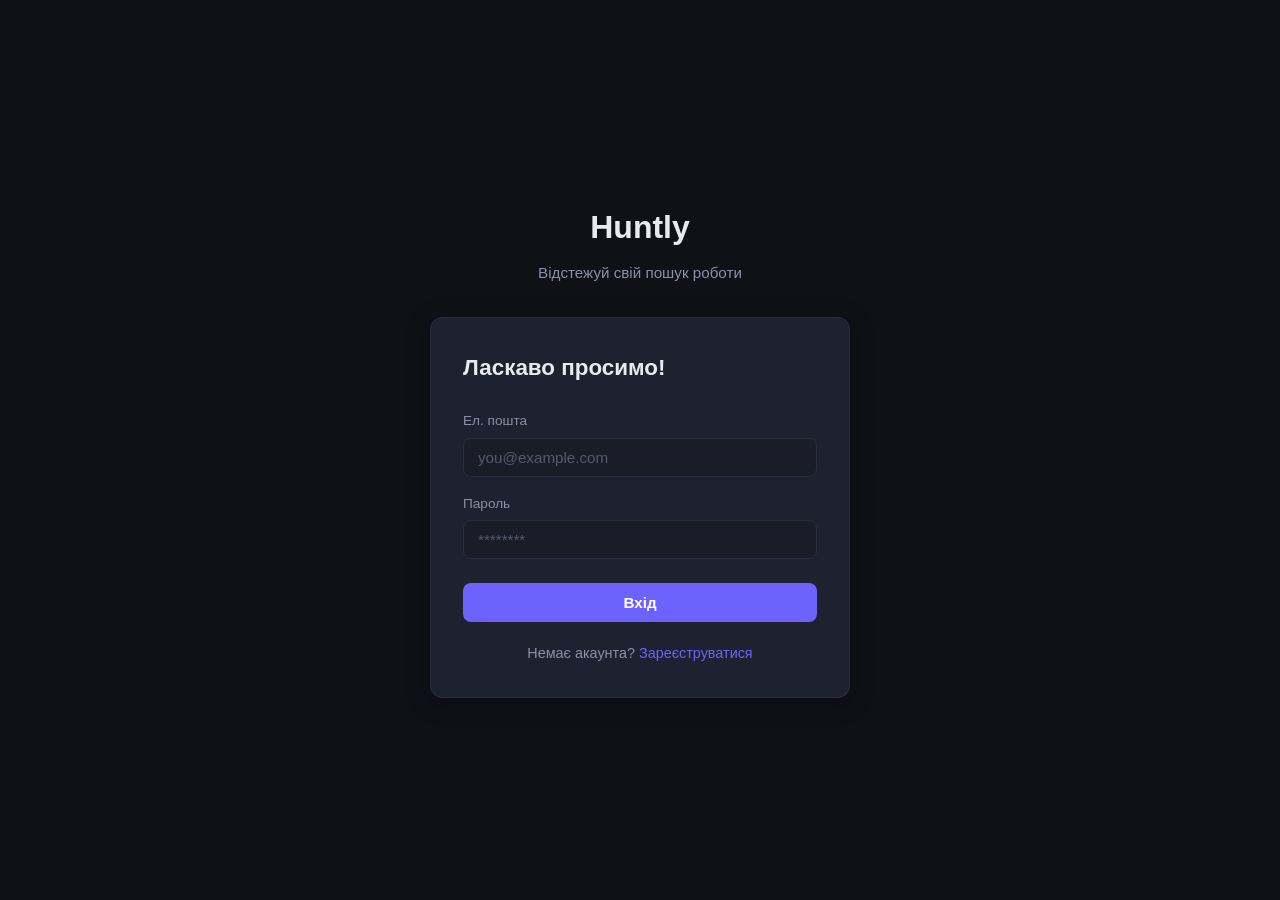
<file: index.html>
﻿<!DOCTYPE html>
<html lang="uk">
<head>
    <meta charset="UTF-8">
    <meta name="viewport" content="width=device-width, initial-scale=1.0">
    <title>Huntly — Дашборд</title>
    <link rel="stylesheet" href="styles.css">
</head>
<body>
    <div class="app-layout">
        <aside class="sidebar">
            <div class="sidebar-logo">
                <h2>Huntly</h2>
            </div>
            <nav class="sidebar-nav">
                <a class="nav-item active" href="index.html">Заявки</a>
                <a class="nav-item" href="companies.html">Компанії</a>
            </nav>
            <div class="sidebar-user">
                <p>Увійшли як</p>
                <strong id="user-name">...</strong>
                <br><br>
                <button class="btn-secondary" onclick="logout()" style="width:100%">
                    Вийти
                </button>
            </div>
        </aside>

        <main class="main-content">
            <div class="page-header">
                <h1>Мої заявки</h1>
                <button class="btn-primary" style="width:auto;padding:10px 20px"
                        onclick="openModal()">
                    + Додати заявку
                </button>
            </div>

            <div class="stats-grid">
                <div class="stat-card">
                    <div class="stat-label">Всього</div>
                    <div class="stat-value" id="stat-total">0</div>
                </div>
                <div class="stat-card">
                    <div class="stat-label">Активних</div>
                    <div class="stat-value" id="stat-active">0</div>
                </div>
                <div class="stat-card">
                    <div class="stat-label">Інтерв'ю</div>
                    <div class="stat-value" id="stat-interviews">0</div>
                </div>
                <div class="stat-card">
                    <div class="stat-label">Офери</div>
                    <div class="stat-value" id="stat-offers">0</div>
                </div>
            </div>

            <div class="filter-bar">
                <select id="filter-status" onchange="filterApplications()">
                    <option value="">Всі статуси</option>
                    <option value="Watchlist">Watchlist</option>
                    <option value="Preparing">Готуюсь</option>
                    <option value="Applied">Подав</option>
                    <option value="PhoneScreen">Phone Screen</option>
                    <option value="Technical">Технічне</option>
                    <option value="Final">Фінал</option>
                    <option value="Offer">Офер</option>
                    <option value="Accepted">Прийнятий</option>
                    <option value="Rejected">Відмова</option>
                    <option value="Ghosted">Ghosted</option>
                    <option value="Withdrawn">Відмовився</option>
                </select>
            </div>

            <div class="table-container">
                <table>
                    <thead>
                        <tr>
                            <th>Позиція</th>
                            <th>Компанія</th>
                            <th>Статус</th>
                            <th>Пріоритет</th>
                            <th>Зарплата</th>
                            <th>Дата подачі</th>
                            <th></th>
                        </tr>
                    </thead>
                    <tbody id="applications-table">
                        <tr>
                            <td colspan="7">
                                <div class="empty-state">
                                    <p>Завантаження...</p>
                                </div>
                            </td>
                        </tr>
                    </tbody>
                </table>
            </div>
        </main>
    </div>

    <div class="modal-overlay" id="modal-overlay">
        <div class="modal">
            <h3>Нова заявка</h3>
            <div id="modal-error" class="error-message hidden"></div>

            <div class="form-group">
                <label>Позиція</label>
                <input type="text" id="job-title" placeholder="Junior C# Developer">
            </div>
            <div class="form-group">
                <label>Компанія</label>
                <select id="job-company"></select>
            </div>
            <div class="form-group">
                <label>Пріоритет</label>
                <select id="job-priority">
                    <option value="0">Низький</option>
                    <option value="1" selected>Середній</option>
                    <option value="2">Високий</option>
                </select>
            </div>
            <div class="form-group">
                <label>Зарплата від ($)</label>
                <input type="number" id="job-salary-from" placeholder="800">
            </div>
            <div class="form-group">
                <label>Зарплата до ($)</label>
                <input type="number" id="job-salary-to" placeholder="1200">
            </div>
            <div class="form-group">
                <label>Посилання на вакансію</label>
                <input type="url" id="job-url" placeholder="https://...">
            </div>
            <div class="form-group">
                <label>Нотатки</label>
                <textarea id="job-notes" rows="3"
                          placeholder="Додаткова інформація..."></textarea>
            </div>

            <div class="modal-footer">
                <button class="btn-secondary" onclick="closeModal()">Скасувати</button>
                <button class="btn-primary" style="width:auto;padding:10px 24px"
                        onclick="createApplication()">
                    Додати
                </button>
            </div>
        </div>
    </div>

    <script src="app.js"></script>
</body>
</html>
</file>
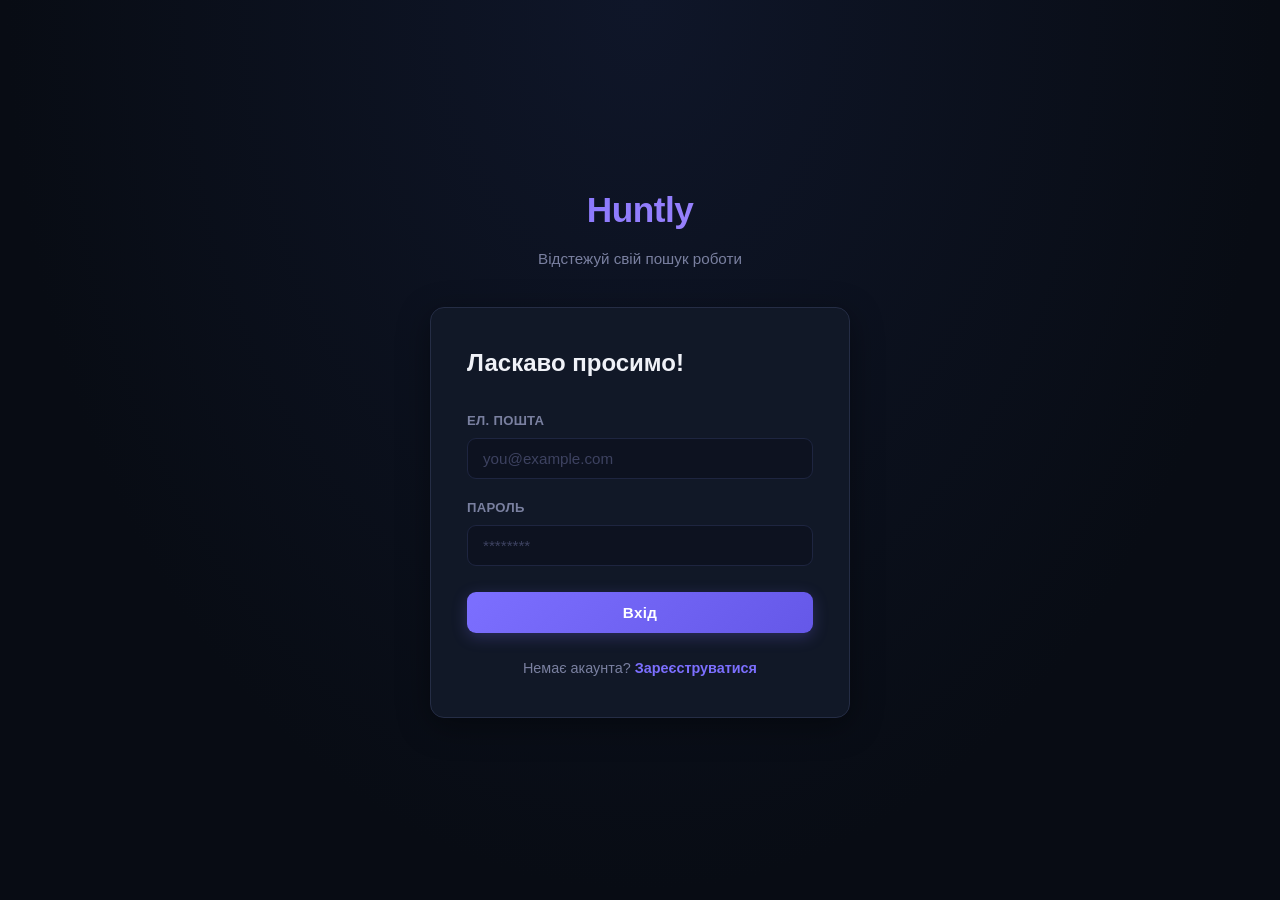
<file: ui/index.html>
﻿<!DOCTYPE html>
<html lang="uk">
<head>
    <meta charset="UTF-8">
    <meta name="viewport" content="width=device-width, initial-scale=1.0">
    <title>Huntly — Дашборд</title>
    <link rel="stylesheet" href="styles.css">
    <link rel="icon" href="data:image/svg+xml,<svg xmlns='http://www.w3.org/2000/svg' viewBox='0 0 32 32'><rect width='32' height='32' rx='8' fill='%237c6fff'/><text x='50%25' y='50%25' dominant-baseline='central' text-anchor='middle' font-size='18' font-weight='bold' fill='white'>H</text></svg>">
</head>
<body>
    <div class="app-layout">
        <aside class="sidebar">
            <div class="sidebar-logo">
                <h2>Huntly</h2>
            </div>
            <nav class="sidebar-nav">
                <a class="nav-item active" href="index.html">Заявки</a>
                <a class="nav-item" href="companies.html">Компанії</a>
                <a class="nav-item" href="analytics.html">Аналітика</a>
            </nav>
            <div class="sidebar-user">
                <p>Увійшли як</p>
                <strong id="user-name">...</strong>
                <br><br>
                <button class="btn-secondary" onclick="logout()" style="width:100%">
                    Вийти
                </button>
            </div>
        </aside>

        <main class="main-content">
            <div class="page-header">
                <h1>Мої заявки</h1>
                <button class="btn-primary" style="width:auto;padding:10px 20px"
                        onclick="openModal()">
                    + Додати заявку
                </button>
            </div>

            <div class="stats-grid">
                <div class="stat-card">
                    <div class="stat-label">Всього</div>
                    <div class="stat-value" id="stat-total">0</div>
                </div>
                <div class="stat-card">
                    <div class="stat-label">Активних</div>
                    <div class="stat-value" id="stat-active">0</div>
                </div>
                <div class="stat-card">
                    <div class="stat-label">Інтерв'ю</div>
                    <div class="stat-value" id="stat-interviews">0</div>
                </div>
                <div class="stat-card">
                    <div class="stat-label">Офери</div>
                    <div class="stat-value" id="stat-offers">0</div>
                </div>
            </div>

            <div class="filter-bar">
                <select id="filter-status" onchange="filterApplications()">
                    <option value="">Всі статуси</option>
                    <option value="Watchlist">Розгляд</option>
                    <option value="Preparing">Готуюсь</option>
                    <option value="Applied">Подав</option>
                    <option value="PhoneScreen">Дзвінок HR</option>
                    <option value="Technical">Технічне</option>
                    <option value="Final">Фінал</option>
                    <option value="Offer">Офер</option>
                    <option value="Accepted">Прийнятий</option>
                    <option value="Rejected">Відмова</option>
                    <option value="Ghosted">Ігнорують</option>
                    <option value="Withdrawn">Відмовився</option>
                </select>
            </div>

            <div class="table-container">
                <table>
                    <thead>
                        <tr>
                            <th>Позиція</th>
                            <th>Компанія</th>
                            <th>Статус</th>
                            <th>Пріоритет</th>
                            <th>Зарплата</th>
                            <th>Дата подачі</th>
                            <th></th>
                        </tr>
                    </thead>
                    <tbody id="applications-table">
                        <tr>
                            <td colspan="7">
                                <div class="empty-state">
                                    <p>Завантаження...</p>
                                </div>
                            </td>
                        </tr>
                    </tbody>
                </table>
            </div>
        </main>
    </div>

    <div class="modal-overlay" id="modal-overlay">
        <div class="modal">
            <h3>Нова заявка</h3>
            <div id="modal-error" class="error-message hidden"></div>

            <div class="form-group">
                <label>Позиція</label>
                <input type="text" id="job-title" placeholder="Junior C# Developer">
            </div>
            <div class="form-group">
                <label>Компанія</label>
                <select id="job-company"></select>
            </div>
            <div class="form-group">
                <label>Пріоритет</label>
                <select id="job-priority">
                    <option value="0">Низький</option>
                    <option value="1" selected>Середній</option>
                    <option value="2">Високий</option>
                </select>
            </div>
            <div class="form-group">
                <label>Зарплата від ($)</label>
                <input type="number" id="job-salary-from" placeholder="800">
            </div>
            <div class="form-group">
                <label>Зарплата до ($)</label>
                <input type="number" id="job-salary-to" placeholder="1200">
            </div>
            <div class="form-group">
                <label>Посилання на вакансію</label>
                <input type="url" id="job-url" placeholder="https://...">
            </div>
            <div class="form-group">
                <label>Нотатки</label>
                <textarea id="job-notes" rows="3"
                          placeholder="Додаткова інформація..."></textarea>
            </div>

            <div class="modal-footer">
                <button class="btn-secondary" onclick="closeModal()">Скасувати</button>
                <button class="btn-primary" style="width:auto;padding:10px 24px"
                        onclick="createApplication()">
                    Додати
                </button>
            </div>
        </div>
    </div>

    <script src="app.js"></script>
</body>
</html>
</file>
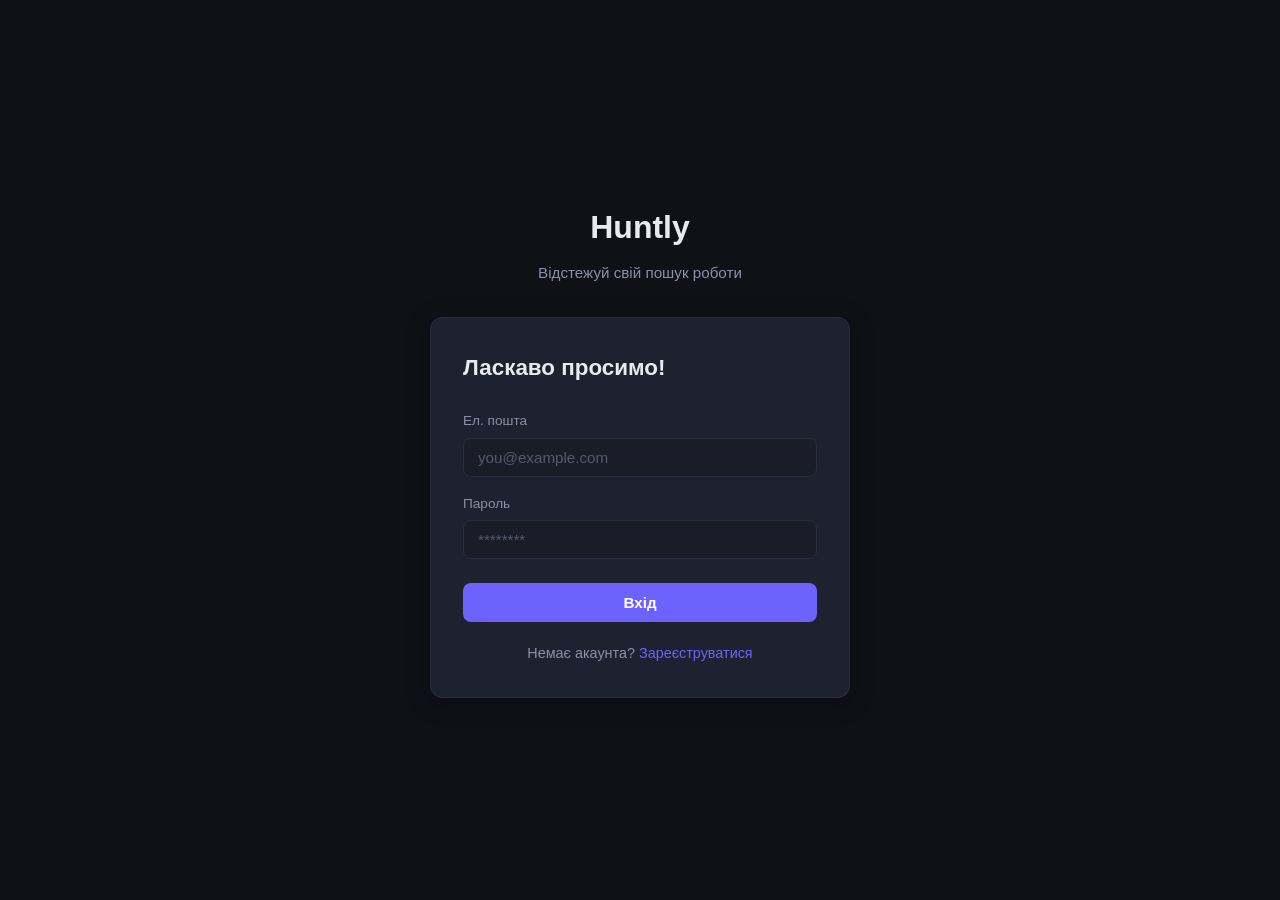
<file: login.html>
﻿<!DOCTYPE html>

<html lang="en">
<head>
    <meta charset="UTF-8">
    <meta name="viewport" content="width=device-width, initial-scale=1.0">
    <title>Huntly - Вхід</title>
    <link rel="stylesheet" href="styles.css">
</head>
<body class="auth-page">
    <div class="auth-container">
        <div class="auth-logo">
            <h1>Huntly</h1>
            <p>Відстежуй свій пошук роботи</p>
        </div>

        <div class="auth-card">
            <h2>Ласкаво просимо!</h2>

            <div id="error-message" class="error-message hidden"></div>

            <form id="login-form">
                <div class="form-group">
                    <label for="email">Ел. пошта</label>
                    <input type="email" id="email" placeholder="you@example.com" required>
                </div>

                <div class="form-group">
                    <label for="password">Пароль</label>
                    <input type="password" id="password" placeholder="********" required>
                </div>

                <button type="submit" class="btn-primary" id="login-btn">
                    Вхід
                </button>
            </form>

            <p class="auth-link">
                Немає акаунта?
                <a href="register.html">Зареєструватися</a>
            </p>
        </div>
    </div>

    <script src="app.js"></script>
    <script>
        const API_URL = 'http://localhost:5000';

        document.getElementById('login-form').addEventListener('submit', async (e) => {
            e.preventDefault();

            const email = document.getElementById('email').value;
            const passwod = document.getElementById('password').value;
            const btn = document.getElementById('login-btn');
            const error = document.getElementById('error-message');

            btn.textContent = 'Завантаження...';
            btn.disabled = true;
            error.classList.add('hidden');

            try {
                const response = await fetch(`${API_URL}/api/auth/login`, {
                    method: 'POST',
                    headers: { 'Content-Type': 'application/json' },
                    body: JSON.stringify({ email, password: passwod })
                });

                if (!response.ok) {
                    const data = await response.json();
                    throw new Error(data.message || 'Помилка входу');
                }

                const data = await response.json();
                localStorage.setItem('token', data.token);
                localStorage.setItem('user', JSON.stringify({
                    email: data.email,
                    firstName: data.firstName,
                }));

                window.location.href = 'index.html';
            }
            catch (err) {
                error.textContent = err.message;
                error.classList.remove('hidden');
                btn.textContent = 'Вхід';
                btn.disabled = false;
            }
        });
    </script>
</body>
</html>
</file>
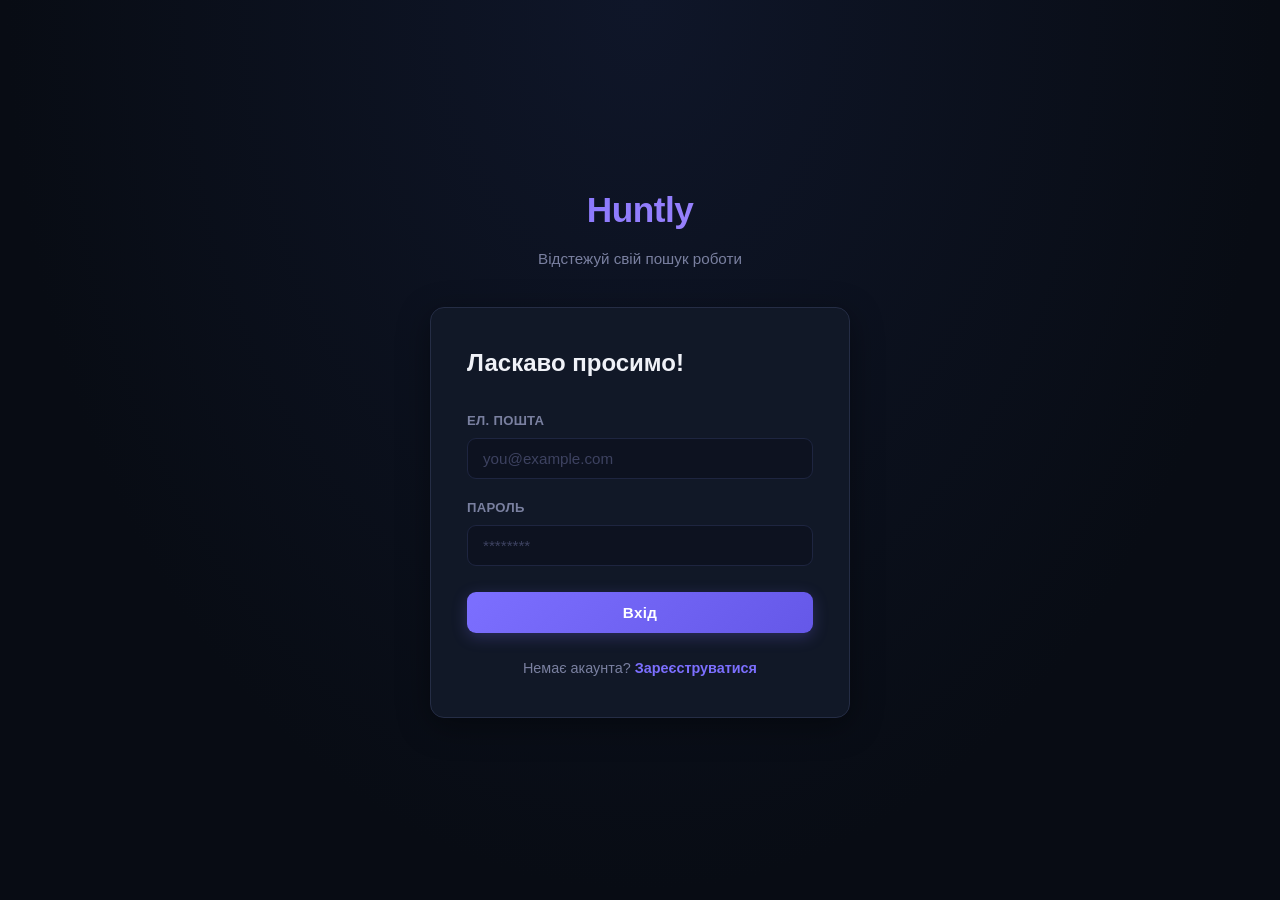
<file: ui/companies.html>
﻿<!DOCTYPE html>
<html lang="uk">
<head>
    <meta charset="UTF-8">
    <meta name="viewport" content="width=device-width, initial-scale=1.0">
    <title>Huntly — Компанії</title>
    <link rel="stylesheet" href="styles.css">
    <link rel="icon" href="data:image/svg+xml,<svg xmlns='http://www.w3.org/2000/svg' viewBox='0 0 32 32'><rect width='32' height='32' rx='8' fill='%237c6fff'/><text x='50%25' y='50%25' dominant-baseline='central' text-anchor='middle' font-size='18' font-weight='bold' fill='white'>H</text></svg>">
</head>
<body>
    <div class="app-layout">
        <aside class="sidebar">
            <div class="sidebar-logo">
                <h2>Huntly</h2>
            </div>
            <nav class="sidebar-nav">
                <a class="nav-item" href="index.html">Заявки</a>
                <a class="nav-item active" href="companies.html">Компанії</a>
                <a class="nav-item" href="analytics.html">Аналітика</a>
            </nav>
            <div class="sidebar-user">
                <p>Увійшли як</p>
                <strong id="user-name">...</strong>
                <br><br>
                <button class="btn-secondary" onclick="logout()" style="width:100%">
                    Вийти
                </button>
            </div>
        </aside>

        <main class="main-content">
            <div class="page-header">
                <h1>Компанії</h1>
                <button class="btn-primary" style="width:auto;padding:10px 20px"
                    onclick="openModal()">
                    + Додати компанію
                </button>
            </div>

            <div class="table-container">
                <table>
                    <thead>
                        <tr>
                            <th>Назва</th>
                            <th>Тип</th>
                            <th>Розмір</th>
                            <th>Сайт</th>
                            <th>LinkedIn</th>
                            <th></th>
                        </tr>
                    </thead>
                    <tbody id="companies-table">
                        <tr>
                            <td colspan="6">
                                <div class="empty-state">
                                    <p>Завантаження...</p>
                                </div>
                            </td>
                        </tr>
                    </tbody>
                </table>
            </div>
        </main>
    </div>

    <div class="modal-overlay" id="modal-overlay">
        <div class="modal">
            <h3>Нова компанія</h3>
            <div id="modal-error" class="error-message hidden"></div>

            <div class="form-group">
                <label>Назва</label>
                <input type="text" id="company-name" placeholder="GlobalLogic">
            </div>
            <div class="form-group">
                <label>Тип</label>
                <select id="company-type">
                    <option value="0">Продукт</option>
                    <option value="1">Аутсорс</option>
                    <option value="2">Аутстаф</option>
                    <option value="3">Стартап</option>
                    <option value="4">Змішаний</option>
                    <option value="5">Невідомо</option>
                </select>
            </div>
            <div class="form-group">
                <label>Розмір</label>
                <select id="company-size">
                    <option value="0">Стартап (до 50)</option>
                    <option value="1">Малий (50–200)</option>
                    <option value="2">Середній (200–1000)</option>
                    <option value="3">Великий (1000+)</option>
                    <option value="4">Невідомо</option>
                </select>
            </div>
            <div class="form-group">
                <label>Сайт</label>
                <input type="url" id="company-website" placeholder="https://...">
            </div>
            <div class="form-group">
                <label>LinkedIn</label>
                <input type="url" id="company-linkedin" 
                    placeholder="https://linkedin.com/company/...">
            </div>
            <div class="form-group">
                <label>Нотатки</label>
                <textarea id="company-notes" rows="3" 
                    placeholder="Враження, особливості..."></textarea>
            </div>

            <div class="modal-footer">
                <button class="btn-secondary" onclick="closeModal()">Скасувати</button>
                <button class="btn-primary" style="width:auto;padding:10px 24px"
                    onclick="createCompany()">
                    Додати
                </button>
            </div>
        </div>
    </div>

    <script src="app.js"></script>
</body>
</html>
</file>
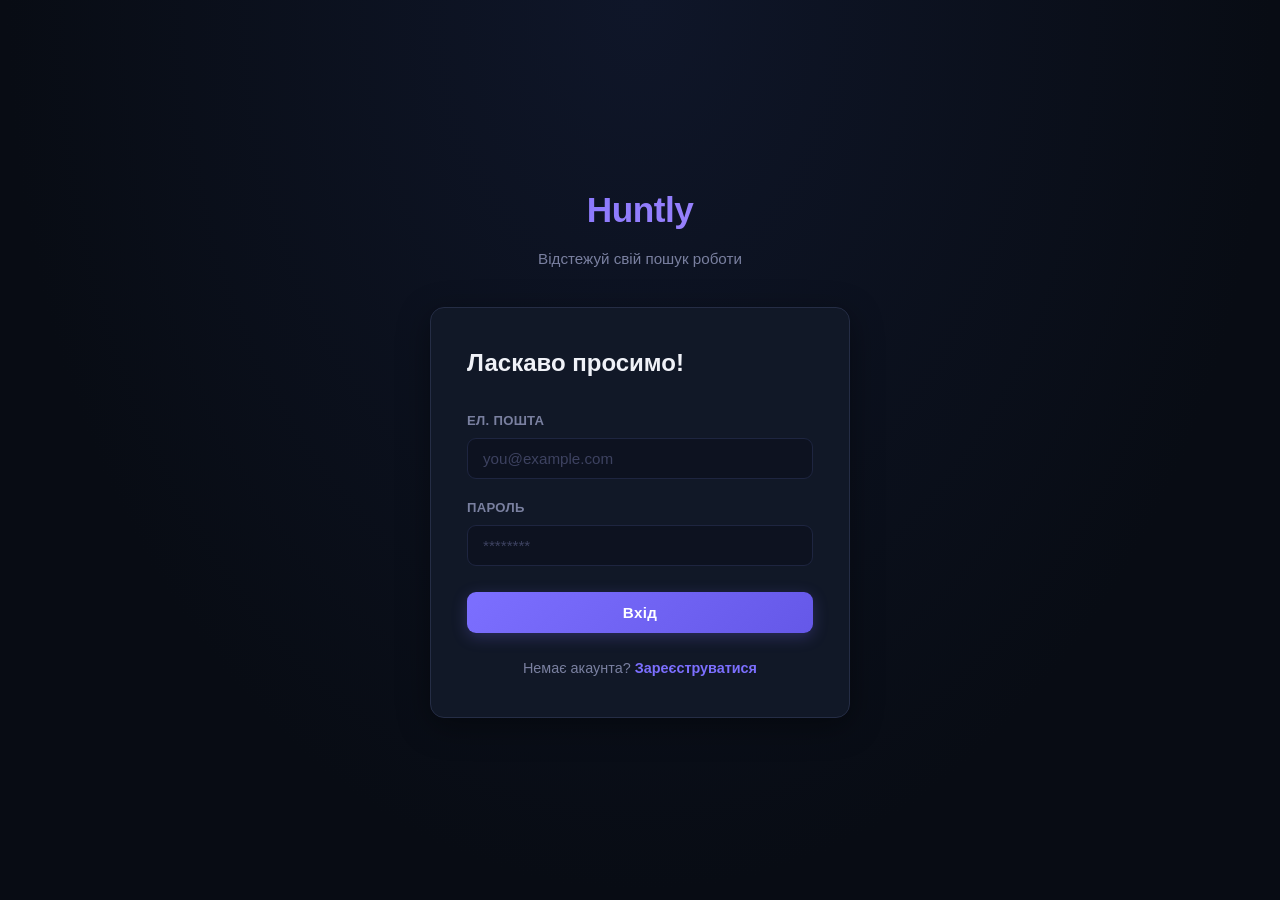
<file: ui/login.html>
﻿<!DOCTYPE html>

<html lang="en">
<head>
    <meta charset="UTF-8">
    <meta name="viewport" content="width=device-width, initial-scale=1.0">
    <title>Huntly - Вхід</title>
    <link rel="stylesheet" href="styles.css">
    <link rel="icon" href="data:image/svg+xml,<svg xmlns='http://www.w3.org/2000/svg' viewBox='0 0 32 32'><rect width='32' height='32' rx='8' fill='%237c6fff'/><text x='50%25' y='50%25' dominant-baseline='central' text-anchor='middle' font-size='18' font-weight='bold' fill='white'>H</text></svg>">
</head>
<body class="auth-page">
    <div class="auth-container">
        <div class="auth-logo">
            <h1>Huntly</h1>
            <p>Відстежуй свій пошук роботи</p>
        </div>

        <div class="auth-card">
            <h2>Ласкаво просимо!</h2>

            <div id="error-message" class="error-message hidden"></div>

            <form id="login-form">
                <div class="form-group">
                    <label for="email">Ел. пошта</label>
                    <input type="email" id="email" placeholder="you@example.com" required>
                </div>

                <div class="form-group">
                    <label for="password">Пароль</label>
                    <input type="password" id="password" placeholder="********" required>
                </div>

                <button type="submit" class="btn-primary" id="login-btn">
                    Вхід
                </button>
            </form>

            <p class="auth-link">
                Немає акаунта?
                <a href="register.html">Зареєструватися</a>
            </p>
        </div>
    </div>

    <script src="app.js"></script>

    <script>
        document.getElementById('login-form').addEventListener('submit', async (e) => {
            e.preventDefault();

            const email = document.getElementById('email').value;
            const passwod = document.getElementById('password').value;
            const btn = document.getElementById('login-btn');
            const error = document.getElementById('error-message');

            btn.textContent = 'Завантаження...';
            btn.disabled = true;
            error.classList.add('hidden');

            try {
                const response = await fetch(`${API_URL}/api/auth/login`, {
                    method: 'POST',
                    headers: { 'Content-Type': 'application/json' },
                    body: JSON.stringify({ email, password: passwod })
                });

                if (!response.ok) {
                    const data = await response.json();
                    throw new Error(data.message || 'Помилка входу');
                }

                const data = await response.json();
                localStorage.setItem('token', data.token);
                localStorage.setItem('user', JSON.stringify({
                    email: data.email,
                    firstName: data.firstName,
                }));

                window.location.href = 'index.html';
            }
            catch (err) {
                error.textContent = err.message;
                error.classList.remove('hidden');
                btn.textContent = 'Вхід';
                btn.disabled = false;
            }
        });
    </script>
</body>
</html>
</file>
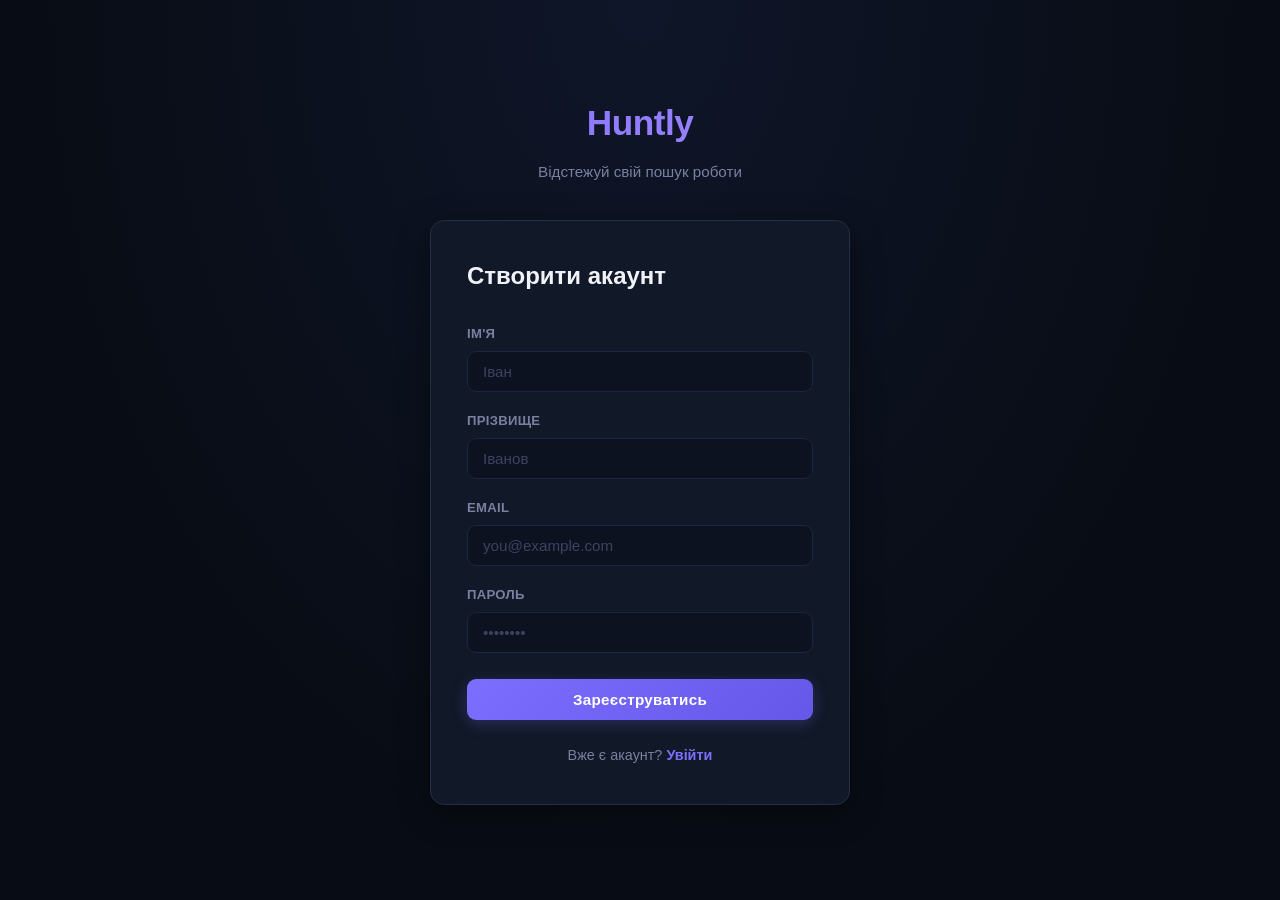
<file: ui/register.html>
﻿<!DOCTYPE html>
<html lang="uk">
<head>
    <meta charset="UTF-8">
    <meta name="viewport" content="width=device-width, initial-scale=1.0">
    <title>Huntly — Реєстрація</title>
    <link rel="stylesheet" href="styles.css">
    <link rel="icon" href="data:image/svg+xml,<svg xmlns='http://www.w3.org/2000/svg' viewBox='0 0 32 32'><rect width='32' height='32' rx='8' fill='%237c6fff'/><text x='50%25' y='50%25' dominant-baseline='central' text-anchor='middle' font-size='18' font-weight='bold' fill='white'>H</text></svg>">
</head>
<body class="auth-page">
    <div class="auth-container">
        <div class="auth-logo">
            <h1>Huntly</h1>
            <p>Відстежуй свій пошук роботи</p>
        </div>

        <div class="auth-card">
            <h2>Створити акаунт</h2>

            <div id="error-message" class="error-message hidden"></div>

            <form id="register-form">
                <div class="form-group">
                    <label for="firstName">Ім'я</label>
                    <input type="text" id="firstName" placeholder="Іван" required>
                </div>

                <div class="form-group">
                    <label for="lastName">Прізвище</label>
                    <input type="text" id="lastName" placeholder="Іванов" required>
                </div>

                <div class="form-group">
                    <label for="email">Email</label>
                    <input type="email" id="email" placeholder="you@example.com" required>
                </div>

                <div class="form-group">
                    <label for="password">Пароль</label>
                    <input type="password" id="password" placeholder="••••••••" required>
                </div>

                <button type="submit" class="btn-primary" id="register-btn">
                    Зареєструватись
                </button>
            </form>

            <p class="auth-link">
                Вже є акаунт?
                <a href="login.html">Увійти</a>
            </p>
        </div>
    </div>

    <script>
        const API_URL = 'http://localhost:5000';

        document.getElementById('register-form').addEventListener('submit', async (e) => {
            e.preventDefault();

            const firstName = document.getElementById('firstName').value;
            const lastName  = document.getElementById('lastName').value;
            const email     = document.getElementById('email').value;
            const password  = document.getElementById('password').value;
            const btn       = document.getElementById('register-btn');
            const error     = document.getElementById('error-message');

            btn.textContent = 'Реєструємось...';
            btn.disabled    = true;
            error.classList.add('hidden');

            try {
                const response = await fetch(`${API_URL}/api/auth/register`, {
                    method: 'POST',
                    headers: { 'Content-Type': 'application/json' },
                    body: JSON.stringify({ firstName, lastName, email, password })
                });

                if (!response.ok) {
                    const data = await response.json();
                    throw new Error(data.message || 'Помилка реєстрації');
                }

                const data = await response.json();
                localStorage.setItem('token', data.token);
                localStorage.setItem('user', JSON.stringify({
                    email: data.email,
                    firstName: data.firstName
                }));

                window.location.href = 'index.html';

            } 
            catch (err) {
                error.textContent = err.message;
                error.classList.remove('hidden');
                btn.textContent = 'Зареєструватись';
                btn.disabled    = false;
            }
        });
    </script>
</body>
</html>
</file>
<file: styles.css>
﻿* {
    margin: 0;
    padding: 0;
    box-sizing: border-box;
}

:root {
    --bg-primary: #0f1117;
    --bg-secondary: #1a1d27;
    --bg-card: #1e2130;
    --bg-hover: #252840;
    --accent: #6c63ff;
    --accent-hover: #5a52d5;
    --accent-light: rgba(108, 99, 255, 0.15);
    --text-primary: #e8eaf0;
    --text-secondary: #8b8fa8;
    --text-muted: #555870;
    --border: #2a2d3e;
    --success: #4caf82;
    --warning: #f5a623;
    --danger: #e05c5c;
    --info: #5c9be0;
    --radius: 12px;
    --radius-sm: 8px;
    --shadow: 0 4px 24px rgba(0, 0, 0, 0.3);
}

body {
    font-family: 'Inter', -apple-system, BlinkMacSystemFont, sans-serif;
    background-color: var(--bg-primary);
    color: var(--text-primary);
    min-height: 100vh;
    line-height: 1.6;
}

.auth-page {
    display: flex;
    align-items: center;
    justify-content: center;
    min-height: 100vh;
    padding: 20px;
}

.auth-container {
    width: 100%;
    max-width: 420px;
}

.auth-logo {
    text-align: center;
    margin-bottom: 32px;
}

    .auth-logo h1 {
        font-size: 2rem;
        font-weight: 700;
        color: var(--text-primary);
        margin-bottom: 8px;
    }

    .auth-logo p {
        color: var(--text-secondary);
        font-size: 0.95rem;
    }

.auth-card {
    background: var(--bg-card);
    border: 1px solid var(--border);
    border-radius: var(--radius);
    padding: 32px;
    box-shadow: var(--shadow);
}

    .auth-card h2 {
        font-size: 1.4rem;
        font-weight: 600;
        margin-bottom: 24px;
        color: var(--text-primary);
    }

.auth-link {
    text-align: center;
    margin-top: 20px;
    color: var(--text-secondary);
    font-size: 0.9rem;
}

    .auth-link a {
        color: var(--accent);
        text-decoration: none;
        font-weight: 500;
    }

        .auth-link a:hover {
            text-decoration: underline;
        }

.form-group {
    margin-bottom: 16px;
}

    .form-group label {
        display: block;
        font-size: 0.85rem;
        font-weight: 500;
        color: var(--text-secondary);
        margin-bottom: 6px;
    }

    .form-group input,
    .form-group select,
    .form-group textarea {
        width: 100%;
        padding: 10px 14px;
        background: var(--bg-secondary);
        border: 1px solid var(--border);
        border-radius: var(--radius-sm);
        color: var(--text-primary);
        font-size: 0.95rem;
        transition: border-color 0.2s;
        outline: none;
    }

        .form-group input:focus,
        .form-group select:focus,
        .form-group textarea:focus {
            border-color: var(--accent);
        }

        .form-group input::placeholder {
            color: var(--text-muted);
        }

        .form-group select option {
            background: var(--bg-secondary);
        }

.btn-primary {
    width: 100%;
    padding: 11px 20px;
    background: var(--accent);
    color: white;
    border: none;
    border-radius: var(--radius-sm);
    font-size: 0.95rem;
    font-weight: 600;
    cursor: pointer;
    transition: background 0.2s, transform 0.1s;
    margin-top: 8px;
}

    .btn-primary:hover {
        background: var(--accent-hover);
    }

    .btn-primary:active {
        transform: scale(0.98);
    }

    .btn-primary:disabled {
        opacity: 0.6;
        cursor: not-allowed;
    }

.btn-secondary {
    padding: 8px 16px;
    background: transparent;
    color: var(--text-secondary);
    border: 1px solid var(--border);
    border-radius: var(--radius-sm);
    font-size: 0.85rem;
    cursor: pointer;
    transition: all 0.2s;
}

    .btn-secondary:hover {
        background: var(--bg-hover);
        color: var(--text-primary);
    }

.btn-danger {
    padding: 6px 12px;
    background: transparent;
    color: var(--danger);
    border: 1px solid var(--danger);
    border-radius: var(--radius-sm);
    font-size: 0.8rem;
    cursor: pointer;
    transition: all 0.2s;
}

    .btn-danger:hover {
        background: rgba(224, 92, 92, 0.1);
    }

.app-layout {
    display: flex;
    min-height: 100vh;
}

.sidebar {
    width: 240px;
    background: var(--bg-secondary);
    border-right: 1px solid var(--border);
    padding: 24px 0;
    position: fixed;
    height: 100vh;
    display: flex;
    flex-direction: column;
}

.sidebar-logo {
    padding: 0 20px 24px;
    border-bottom: 1px solid var(--border);
}

    .sidebar-logo h2 {
        font-size: 1.3rem;
        font-weight: 700;
    }

.sidebar-nav {
    padding: 16px 12px;
    flex: 1;
}

.nav-item {
    display: flex;
    align-items: center;
    gap: 10px;
    padding: 10px 12px;
    border-radius: var(--radius-sm);
    color: var(--text-secondary);
    text-decoration: none;
    font-size: 0.9rem;
    transition: all 0.2s;
    margin-bottom: 4px;
    cursor: pointer;
    border: none;
    background: none;
    width: 100%;
    text-align: left;
}

    .nav-item:hover {
        background: var(--bg-hover);
        color: var(--text-primary);
    }

    .nav-item.active {
        background: var(--accent-light);
        color: var(--accent);
        font-weight: 500;
    }

.sidebar-user {
    padding: 16px 20px;
    border-top: 1px solid var(--border);
}

    .sidebar-user p {
        font-size: 0.85rem;
        color: var(--text-secondary);
        margin-bottom: 8px;
    }

    .sidebar-user strong {
        color: var(--text-primary);
        font-size: 0.9rem;
    }

.main-content {
    margin-left: 240px;
    flex: 1;
    padding: 32px;
}

.page-header {
    display: flex;
    align-items: center;
    justify-content: space-between;
    margin-bottom: 28px;
}

    .page-header h1 {
        font-size: 1.6rem;
        font-weight: 700;
    }

.stats-grid {
    display: grid;
    grid-template-columns: repeat(4, 1fr);
    gap: 16px;
    margin-bottom: 28px;
}

.stat-card {
    background: var(--bg-card);
    border: 1px solid var(--border);
    border-radius: var(--radius);
    padding: 20px;
}

    .stat-card .stat-label {
        font-size: 0.8rem;
        color: var(--text-secondary);
        text-transform: uppercase;
        letter-spacing: 0.5px;
        margin-bottom: 8px;
    }

    .stat-card .stat-value {
        font-size: 2rem;
        font-weight: 700;
        color: var(--text-primary);
    }

    .stat-card .stat-icon {
        font-size: 1.5rem;
        margin-bottom: 8px;
    }

.table-container {
    background: var(--bg-card);
    border: 1px solid var(--border);
    border-radius: var(--radius);
    overflow: hidden;
}

.table-header {
    display: flex;
    align-items: center;
    justify-content: space-between;
    padding: 16px 20px;
    border-bottom: 1px solid var(--border);
}

    .table-header h3 {
        font-size: 1rem;
        font-weight: 600;
    }

table {
    width: 100%;
    border-collapse: collapse;
}

th {
    padding: 12px 16px;
    text-align: left;
    font-size: 0.75rem;
    font-weight: 600;
    color: var(--text-secondary);
    text-transform: uppercase;
    letter-spacing: 0.5px;
    border-bottom: 1px solid var(--border);
}

td {
    padding: 14px 16px;
    font-size: 0.9rem;
    border-bottom: 1px solid var(--border);
    color: var(--text-primary);
}

tr:last-child td {
    border-bottom: none;
}

tr:hover td {
    background: var(--bg-hover);
}

.badge {
    display: inline-block;
    padding: 3px 10px;
    border-radius: 20px;
    font-size: 0.75rem;
    font-weight: 600;
}

.badge-watchlist {
    background: rgba(139, 143, 168, 0.15);
    color: #8b8fa8;
}

.badge-preparing {
    background: rgba(92, 155, 224, 0.15);
    color: #5c9be0;
}

.badge-applied {
    background: rgba(108, 99, 255, 0.15);
    color: #6c63ff;
}

.badge-phonescreen {
    background: rgba(245, 166, 35, 0.15);
    color: #f5a623;
}

.badge-technical {
    background: rgba(245, 166, 35, 0.2);
    color: #f5a623;
}

.badge-final {
    background: rgba(245, 166, 35, 0.25);
    color: #f5a623;
}

.badge-offer {
    background: rgba(76, 175, 130, 0.15);
    color: #4caf82;
}

.badge-accepted {
    background: rgba(76, 175, 130, 0.2);
    color: #4caf82;
}

.badge-rejected {
    background: rgba(224, 92, 92, 0.15);
    color: #e05c5c;
}

.badge-ghosted {
    background: rgba(139, 143, 168, 0.1);
    color: #6b6f88;
}

.badge-withdrawn {
    background: rgba(139, 143, 168, 0.1);
    color: #6b6f88;
}

.modal-overlay {
    display: none;
    position: fixed;
    inset: 0;
    background: rgba(0, 0, 0, 0.6);
    z-index: 100;
    align-items: center;
    justify-content: center;
}

    .modal-overlay.active {
        display: flex;
    }

.modal {
    background: var(--bg-card);
    border: 1px solid var(--border);
    border-radius: var(--radius);
    padding: 28px;
    width: 100%;
    max-width: 480px;
    max-height: 90vh;
    overflow-y: auto;
    box-shadow: var(--shadow);
}

    .modal h3 {
        font-size: 1.2rem;
        font-weight: 600;
        margin-bottom: 20px;
    }

.modal-footer {
    display: flex;
    gap: 10px;
    justify-content: flex-end;
    margin-top: 20px;
}

.filter-bar {
    display: flex;
    gap: 10px;
    margin-bottom: 16px;
    flex-wrap: wrap;
}

    .filter-bar select {
        padding: 8px 12px;
        background: var(--bg-card);
        border: 1px solid var(--border);
        border-radius: var(--radius-sm);
        color: var(--text-primary);
        font-size: 0.85rem;
        outline: none;
        cursor: pointer;
    }

.hidden {
    display: none !important;
}

.error-message {
    background: rgba(224, 92, 92, 0.1);
    border: 1px solid rgba(224, 92, 92, 0.3);
    color: var(--danger);
    padding: 10px 14px;
    border-radius: var(--radius-sm);
    font-size: 0.85rem;
    margin-bottom: 16px;
}

.empty-state {
    text-align: center;
    padding: 48px 20px;
    color: var(--text-secondary);
}

    .empty-state p {
        font-size: 0.95rem;
        margin-top: 8px;
    }
</file>
<file: ui/styles.css>
﻿* {
    margin: 0;
    padding: 0;
    box-sizing: border-box;
}

:root {
    --bg-primary: #080c14;
    --bg-secondary: #0d1220;
    --bg-card: #111827;
    --bg-hover: #1a2235;
    --accent: #7c6fff;
    --accent-hover: #6558e8;
    --accent-light: rgba(124, 111, 255, 0.12);
    --accent-glow: rgba(124, 111, 255, 0.25);
    --text-primary: #f0f2f8;
    --text-secondary: #7a80a0;
    --text-muted: #3d4260;
    --border: #1e2540;
    --border-light: #252d45;
    --success: #34d399;
    --warning: #fbbf24;
    --danger: #f87171;
    --info: #60a5fa;
    --radius: 14px;
    --radius-sm: 9px;
    --shadow: 0 8px 32px rgba(0, 0, 0, 0.4);
    --shadow-sm: 0 2px 12px rgba(0, 0, 0, 0.3);
}

body {
    font-family: 'Inter', -apple-system, BlinkMacSystemFont, sans-serif;
    background-color: var(--bg-primary);
    color: var(--text-primary);
    min-height: 100vh;
    line-height: 1.6;
}

.auth-page {
    display: flex;
    align-items: center;
    justify-content: center;
    min-height: 100vh;
    padding: 20px;
    background: radial-gradient(ellipse at top, #0f1629 0%, #080c14 70%);
}

.auth-container {
    width: 100%;
    max-width: 420px;
}

.auth-logo {
    text-align: center;
    margin-bottom: 36px;
}

.auth-logo h1 {
    font-size: 2.2rem;
    font-weight: 800;
    background: linear-gradient(135deg, #7c6fff, #a78bfa);
    -webkit-background-clip: text;
    -webkit-text-fill-color: transparent;
    background-clip: text;
    margin-bottom: 8px;
    letter-spacing: -0.5px;
}

.auth-logo p {
    color: var(--text-secondary);
    font-size: 0.95rem;
}

.auth-card {
    background: var(--bg-card);
    border: 1px solid var(--border-light);
    border-radius: var(--radius);
    padding: 36px;
    box-shadow: var(--shadow);
    backdrop-filter: blur(10px);
}

.auth-card h2 {
    font-size: 1.5rem;
    font-weight: 700;
    margin-bottom: 28px;
    color: var(--text-primary);
}

.auth-link {
    text-align: center;
    margin-top: 24px;
    color: var(--text-secondary);
    font-size: 0.9rem;
}

.auth-link a {
    color: var(--accent);
    text-decoration: none;
    font-weight: 600;
    transition: opacity 0.2s;
}

.auth-link a:hover {
    opacity: 0.8;
}

.form-group {
    margin-bottom: 18px;
}

.form-group label {
    display: block;
    font-size: 0.82rem;
    font-weight: 600;
    color: var(--text-secondary);
    margin-bottom: 7px;
    letter-spacing: 0.3px;
    text-transform: uppercase;
}

.form-group input,
.form-group select,
.form-group textarea {
    width: 100%;
    padding: 11px 15px;
    background: var(--bg-secondary);
    border: 1px solid var(--border);
    border-radius: var(--radius-sm);
    color: var(--text-primary);
    font-size: 0.95rem;
    transition: border-color 0.2s, box-shadow 0.2s;
    outline: none;
    font-family: inherit;
}

.form-group input:focus,
.form-group select:focus,
.form-group textarea:focus {
    border-color: var(--accent);
    box-shadow: 0 0 0 3px var(--accent-glow);
}

.form-group input::placeholder {
    color: var(--text-muted);
}

.form-group select option {
    background: var(--bg-secondary);
}

.btn-primary {
    width: 100%;
    padding: 12px 20px;
    background: linear-gradient(135deg, #7c6fff, #6558e8);
    color: white;
    border: none;
    border-radius: var(--radius-sm);
    font-size: 0.95rem;
    font-weight: 700;
    cursor: pointer;
    transition: all 0.2s;
    margin-top: 8px;
    letter-spacing: 0.3px;
    box-shadow: 0 4px 15px var(--accent-glow);
}

.btn-primary:hover {
    background: linear-gradient(135deg, #8b7fff, #7c6fff);
    transform: translateY(-1px);
    box-shadow: 0 6px 20px var(--accent-glow);
}

.btn-primary:active {
    transform: translateY(0);
}

.btn-primary:disabled {
    opacity: 0.5;
    cursor: not-allowed;
    transform: none;
}

.btn-secondary {
    padding: 8px 16px;
    background: transparent;
    color: var(--text-secondary);
    border: 1px solid var(--border-light);
    border-radius: var(--radius-sm);
    font-size: 0.85rem;
    font-weight: 500;
    cursor: pointer;
    transition: all 0.2s;
    font-family: inherit;
}

.btn-secondary:hover {
    background: var(--bg-hover);
    color: var(--text-primary);
    border-color: var(--border-light);
}

.btn-danger {
    padding: 5px 12px;
    background: transparent;
    color: var(--danger);
    border: 1px solid rgba(248, 113, 113, 0.3);
    border-radius: var(--radius-sm);
    font-size: 0.78rem;
    font-weight: 600;
    cursor: pointer;
    transition: all 0.2s;
    font-family: inherit;
}

.btn-danger:hover {
    background: rgba(248, 113, 113, 0.1);
    border-color: var(--danger);
}

.app-layout {
    display: flex;
    min-height: 100vh;
}

.sidebar {
    width: 250px;
    background: var(--bg-secondary);
    border-right: 1px solid var(--border);
    padding: 24px 0;
    position: fixed;
    height: 100vh;
    display: flex;
    flex-direction: column;
}

.sidebar-logo {
    padding: 0 20px 24px;
    border-bottom: 1px solid var(--border);
}

.sidebar-logo h2 {
    font-size: 1.4rem;
    font-weight: 800;
    background: linear-gradient(135deg, #7c6fff, #a78bfa);
    -webkit-background-clip: text;
    -webkit-text-fill-color: transparent;
    background-clip: text;
    letter-spacing: -0.5px;
}

.sidebar-nav {
    padding: 16px 12px;
    flex: 1;
}

.nav-item {
    display: flex;
    align-items: center;
    gap: 10px;
    padding: 10px 14px;
    border-radius: var(--radius-sm);
    color: var(--text-secondary);
    text-decoration: none;
    font-size: 0.9rem;
    font-weight: 500;
    transition: all 0.2s;
    margin-bottom: 4px;
    cursor: pointer;
    border: none;
    background: none;
    width: 100%;
    text-align: left;
    font-family: inherit;
}

.nav-item:hover {
    background: var(--bg-hover);
    color: var(--text-primary);
}

.nav-item.active {
    background: var(--accent-light);
    color: var(--accent);
    font-weight: 600;
}

.sidebar-user {
    padding: 16px 20px;
    border-top: 1px solid var(--border);
}

.sidebar-user p {
    font-size: 0.78rem;
    color: var(--text-muted);
    margin-bottom: 4px;
    text-transform: uppercase;
    letter-spacing: 0.5px;
}

.sidebar-user strong {
    color: var(--text-primary);
    font-size: 0.95rem;
    font-weight: 600;
    display: block;
    margin-bottom: 12px;
}

.main-content {
    margin-left: 250px;
    flex: 1;
    padding: 36px;
    background: var(--bg-primary);
}

.page-header {
    display: flex;
    align-items: center;
    justify-content: space-between;
    margin-bottom: 32px;
}

.page-header h1 {
    font-size: 1.8rem;
    font-weight: 800;
    letter-spacing: -0.5px;
}

.stats-grid {
    display: grid;
    grid-template-columns: repeat(4, 1fr);
    gap: 16px;
    margin-bottom: 28px;
}

.stat-card {
    background: var(--bg-card);
    border: 1px solid var(--border);
    border-radius: var(--radius);
    padding: 22px;
    transition: transform 0.2s, border-color 0.2s;
    position: relative;
    overflow: hidden;
}

.stat-card::before {
    content: '';
    position: absolute;
    top: 0;
    left: 0;
    right: 0;
    height: 2px;
    background: linear-gradient(90deg, var(--accent), transparent);
    opacity: 0;
    transition: opacity 0.2s;
}

.stat-card:hover {
    transform: translateY(-2px);
    border-color: var(--border-light);
}

.stat-card:hover::before {
    opacity: 1;
}

.stat-card .stat-label {
    font-size: 0.75rem;
    color: var(--text-secondary);
    text-transform: uppercase;
    letter-spacing: 0.8px;
    font-weight: 600;
    margin-bottom: 10px;
}

.stat-card .stat-value {
    font-size: 2.2rem;
    font-weight: 800;
    color: var(--text-primary);
    letter-spacing: -1px;
    line-height: 1;
}

.stat-card .stat-icon {
    font-size: 1.6rem;
    margin-bottom: 10px;
    display: block;
}

.table-container {
    background: var(--bg-card);
    border: 1px solid var(--border);
    border-radius: var(--radius);
    overflow: hidden;
}

table {
    width: 100%;
    border-collapse: collapse;
}

th {
    padding: 13px 18px;
    text-align: left;
    font-size: 0.72rem;
    font-weight: 700;
    color: var(--text-muted);
    text-transform: uppercase;
    letter-spacing: 0.8px;
    border-bottom: 1px solid var(--border);
    background: var(--bg-secondary);
}

td {
    padding: 14px 18px;
    font-size: 0.9rem;
    border-bottom: 1px solid var(--border);
    color: var(--text-primary);
    transition: background 0.15s;
}

tr:last-child td {
    border-bottom: none;
}

tr:hover td {
    background: var(--bg-hover);
}

.badge {
    display: inline-block;
    padding: 3px 10px;
    border-radius: 20px;
    font-size: 0.72rem;
    font-weight: 700;
    letter-spacing: 0.3px;
}

.badge-watchlist   { background: rgba(122, 128, 160, 0.12); color: #7a80a0; }
.badge-preparing   { background: rgba(96, 165, 250, 0.12);  color: #60a5fa; }
.badge-applied     { background: rgba(124, 111, 255, 0.15); color: #a78bfa; }
.badge-phonescreen { background: rgba(251, 191, 36, 0.12);  color: #fbbf24; }
.badge-technical   { background: rgba(251, 191, 36, 0.18);  color: #fbbf24; }
.badge-final       { background: rgba(251, 191, 36, 0.22);  color: #f59e0b; }
.badge-offer       { background: rgba(52, 211, 153, 0.12);  color: #34d399; }
.badge-accepted    { background: rgba(52, 211, 153, 0.18);  color: #10b981; }
.badge-rejected    { background: rgba(248, 113, 113, 0.12); color: #f87171; }
.badge-ghosted     { background: rgba(75, 85, 99, 0.15);    color: #6b7280; }
.badge-withdrawn   { background: rgba(75, 85, 99, 0.15);    color: #6b7280; }

.modal-overlay {
    display: none;
    position: fixed;
    inset: 0;
    background: rgba(0, 0, 0, 0.7);
    z-index: 100;
    align-items: center;
    justify-content: center;
    backdrop-filter: blur(4px);
}

.modal-overlay.active {
    display: flex;
}

.modal {
    background: var(--bg-card);
    border: 1px solid var(--border-light);
    border-radius: var(--radius);
    padding: 32px;
    width: 100%;
    max-width: 500px;
    max-height: 90vh;
    overflow-y: auto;
    box-shadow: var(--shadow);
    animation: modalIn 0.2s ease;
}

@keyframes modalIn {
    from { opacity: 0; transform: scale(0.96) translateY(10px); }
    to   { opacity: 1; transform: scale(1) translateY(0); }
}

.modal h3 {
    font-size: 1.3rem;
    font-weight: 700;
    margin-bottom: 24px;
    letter-spacing: -0.3px;
}

.modal-footer {
    display: flex;
    gap: 10px;
    justify-content: flex-end;
    margin-top: 24px;
}

.filter-bar {
    display: flex;
    gap: 10px;
    margin-bottom: 16px;
    flex-wrap: wrap;
}

.filter-bar select {
    padding: 8px 14px;
    background: var(--bg-card);
    border: 1px solid var(--border);
    border-radius: var(--radius-sm);
    color: var(--text-primary);
    font-size: 0.85rem;
    outline: none;
    cursor: pointer;
    transition: border-color 0.2s;
    font-family: inherit;
}

.filter-bar select:focus {
    border-color: var(--accent);
}

.hidden { display: none !important; }

.error-message {
    background: rgba(248, 113, 113, 0.08);
    border: 1px solid rgba(248, 113, 113, 0.25);
    color: var(--danger);
    padding: 10px 14px;
    border-radius: var(--radius-sm);
    font-size: 0.85rem;
    margin-bottom: 16px;
}

.empty-state {
    text-align: center;
    padding: 56px 20px;
    color: var(--text-secondary);
}

.empty-state p {
    font-size: 0.95rem;
    margin-top: 8px;
}

::-webkit-scrollbar {
    width: 6px;
}

::-webkit-scrollbar-track {
    background: var(--bg-primary);
}

::-webkit-scrollbar-thumb {
    background: var(--border-light);
    border-radius: 3px;
}

::-webkit-scrollbar-thumb:hover {
    background: var(--text-muted);
}

/* ===== SPINNER ===== */
.spinner {
    display: inline-block;
    width: 18px;
    height: 18px;
    border: 2px solid rgba(255,255,255,0.3);
    border-radius: 50%;
    border-top-color: white;
    animation: spin 0.7s linear infinite;
    vertical-align: middle;
    margin-right: 8px;
}

@keyframes spin {
    to { transform: rotate(360deg); }
}

/* ===== TOAST ===== */
.toast-container {
    position: fixed;
    bottom: 24px;
    right: 24px;
    z-index: 999;
    display: flex;
    flex-direction: column;
    gap: 10px;
}

.toast {
    padding: 12px 18px;
    border-radius: var(--radius-sm);
    font-size: 0.88rem;
    font-weight: 500;
    display: flex;
    align-items: center;
    gap: 10px;
    box-shadow: var(--shadow);
    animation: toastIn 0.3s ease;
    min-width: 280px;
    max-width: 400px;
}

.toast-success {
    background: rgba(52, 211, 153, 0.15);
    border: 1px solid rgba(52, 211, 153, 0.3);
    color: #34d399;
}

.toast-error {
    background: rgba(248, 113, 113, 0.15);
    border: 1px solid rgba(248, 113, 113, 0.3);
    color: #f87171;
}

.toast-info {
    background: rgba(96, 165, 250, 0.15);
    border: 1px solid rgba(96, 165, 250, 0.3);
    color: #60a5fa;
}

@keyframes toastIn {
    from { opacity: 0; transform: translateX(20px); }
    to   { opacity: 1; transform: translateX(0); }
}

@keyframes toastOut {
    from { opacity: 1; transform: translateX(0); }
    to   { opacity: 0; transform: translateX(20px); }
}

.confirm-overlay {
    display: none;
    position: fixed;
    inset: 0;
    background: rgba(0,0,0,0.7);
    z-index: 200;
    align-items: center;
    justify-content: center;
    backdrop-filter: blur(4px);
}

.confirm-overlay.active {
    display: flex;
}

.confirm-modal {
    background: var(--bg-card);
    border: 1px solid var(--border-light);
    border-radius: var(--radius);
    padding: 28px;
    width: 100%;
    max-width: 380px;
    box-shadow: var(--shadow);
    animation: modalIn 0.2s ease;
    text-align: center;
}

.confirm-modal .confirm-icon {
    font-size: 2.5rem;
    margin-bottom: 16px;
    display: block;
}

.confirm-modal h4 {
    font-size: 1.1rem;
    font-weight: 700;
    margin-bottom: 8px;
}

.confirm-modal p {
    color: var(--text-secondary);
    font-size: 0.88rem;
    margin-bottom: 24px;
}

.confirm-modal .confirm-buttons {
    display: flex;
    gap: 10px;
    justify-content: center;
}

@media (max-width: 768px) {
    .sidebar {
        width: 100%;
        height: 64px;
        position: fixed;
        bottom: 0;
        top: auto;
        flex-direction: row;
        border-right: none;
        border-top: 1px solid var(--border);
        padding: 0;
        z-index: 50;
        background: var(--bg-secondary);
    }

    .sidebar-logo {
        display: none;
    }

    .sidebar-user {
        display: none;
    }

    .sidebar-nav {
        display: flex;
        flex-direction: row;
        padding: 0;
        width: 100%;
        justify-content: space-around;
        align-items: center;
    }

    .nav-item {
        flex-direction: column;
        gap: 3px;
        font-size: 0.68rem;
        padding: 8px 16px;
        margin-bottom: 0;
        text-align: center;
        flex: 1;
        border-radius: 0;
    }

    .nav-item.active {
        background: transparent;
        border-top: 2px solid var(--accent);
        color: var(--accent);
    }

    .main-content {
        margin-left: 0;
        padding: 20px 16px 84px;
    }

    .stats-grid {
        grid-template-columns: repeat(2, 1fr);
        gap: 12px;
        margin-bottom: 20px;
    }

    .page-header {
        margin-bottom: 20px;
    }

    .page-header h1 {
        font-size: 1.3rem;
    }

    .page-header .btn-primary {
        padding: 8px 14px !important;
        font-size: 0.85rem;
    }

    .table-container {
        overflow-x: auto;
    }

    table {
        min-width: 580px;
    }

    div[style*="grid-template-columns:1fr 1fr"],
    div[style*="grid-template-columns: 1fr 1fr"] {
        display: block !important;
    }

    div[style*="grid-template-columns:1fr 1fr"] > div,
    div[style*="grid-template-columns: 1fr 1fr"] > div {
        margin-bottom: 16px;
    }

    .modal {
        margin: 16px;
        max-height: 85vh;
    }

    .toast-container {
        bottom: 80px;
        right: 16px;
        left: 16px;
    }

    .toast {
        min-width: unset;
    }
}

@media (max-width: 480px) {
    .auth-card {
        padding: 24px 20px;
    }

    .auth-logo h1 {
        font-size: 1.8rem;
    }

    .stats-grid {
        grid-template-columns: 1fr 1fr;
    }

    .stat-card {
        padding: 16px;
    }

    .stat-card .stat-value {
        font-size: 1.8rem;
    }
}
</file>
